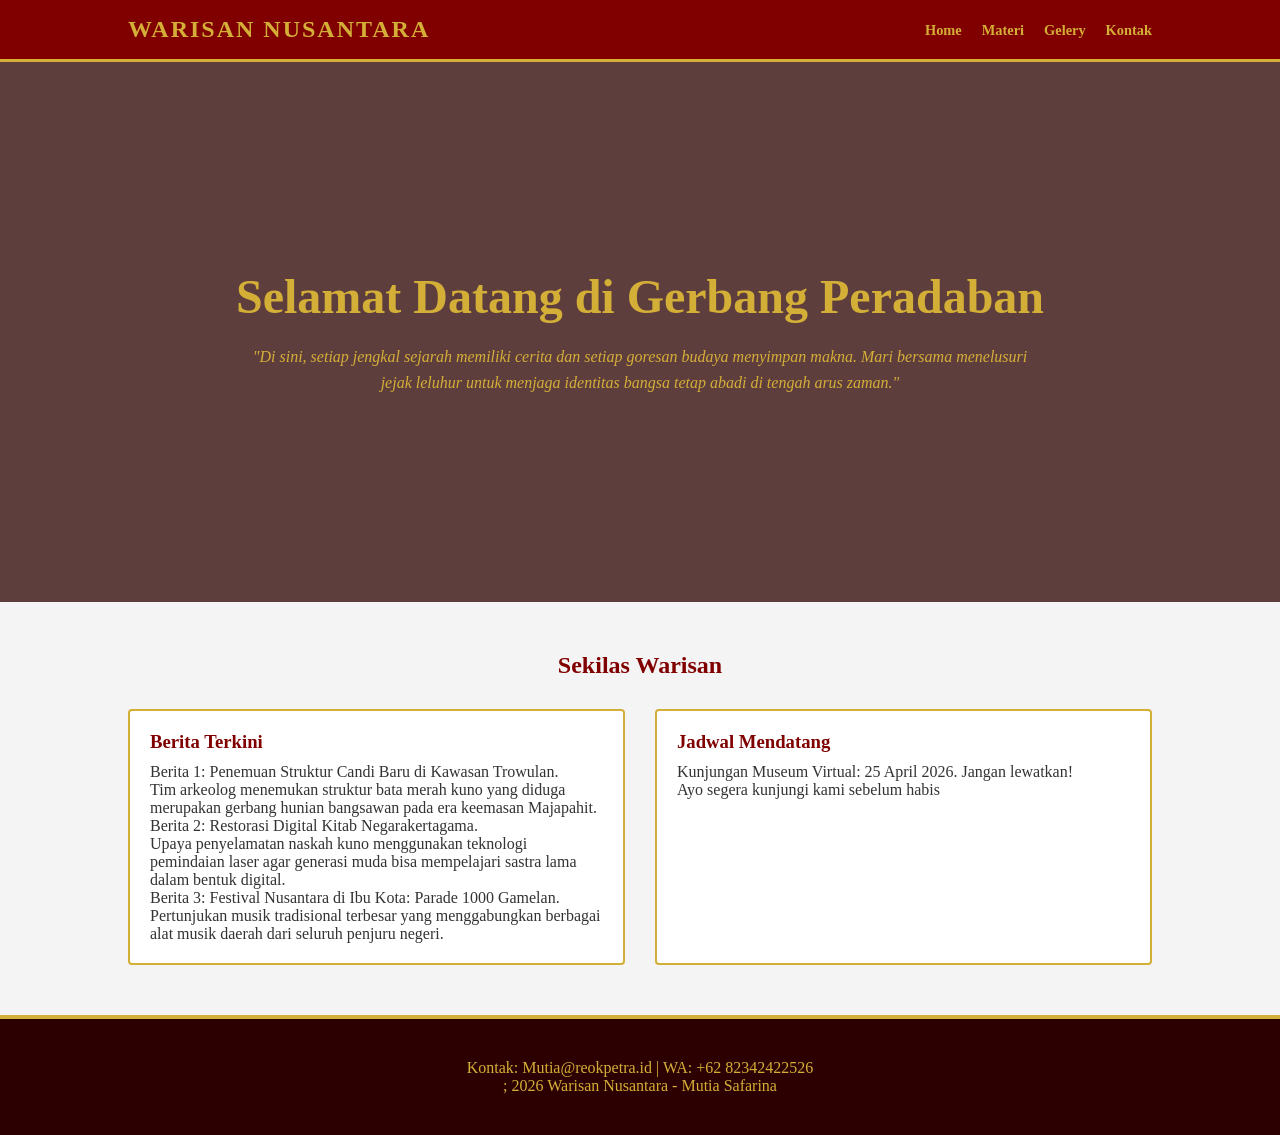
<file: index.html>
<!DOCTYPE html>
<html lang="id">

<head>
    <meta charset="UTF-8">
    <meta name="viewport" content="width=device-width, initial-scale=1.0">
    <title>Warisan Nusantara | Home</title>
    <link rel="stylesheet" href="style.css">
</head>

<body>
    <div class="grid-container">
        <nav>
            <div class="logo">Warisan <span>Nusantara</span></div>
            <ul class="nav-links">
                <li><a href="index.html">Home</a></li>
                <li><a href="daftar-materi.html">Materi</a></li>
                <li><a href="geleri.html">Gelery</a></li>
                <li><a href="kontak.html">Kontak</a></li>
            </ul>
        </nav>

        <header class="hero">
            <h1>Selamat Datang di Gerbang Peradaban</h1>
            <p>"Di sini, setiap jengkal sejarah memiliki cerita dan setiap goresan budaya menyimpan makna. Mari bersama
                menelusuri jejak leluhur untuk menjaga identitas bangsa tetap abadi di tengah arus zaman."</p>
        </header>

        <main>
            <h2 style="text-align:center; color:var(--maroon); margin-bottom:30px;">Sekilas Warisan</h2>
            <div class="materi-grid">
                <div class="card-block">
                    <div class="card-info">
                        <h3>Berita Terkini</h3>
                        <p>Berita 1: Penemuan Struktur Candi Baru di Kawasan Trowulan.<br>
                            Tim arkeolog menemukan struktur bata merah kuno yang diduga merupakan gerbang hunian
                            bangsawan pada era keemasan Majapahit.<br>
                            Berita 2: Restorasi Digital Kitab Negarakertagama.<br>
                            Upaya penyelamatan naskah kuno menggunakan teknologi pemindaian laser agar generasi muda
                            bisa mempelajari sastra lama dalam bentuk digital.<br>
                            Berita 3: Festival Nusantara di Ibu Kota: Parade 1000 Gamelan.<br>
                            Pertunjukan musik tradisional terbesar yang menggabungkan berbagai alat musik daerah dari
                            seluruh penjuru negeri.</p>
                    </div>
                </div>
                <div class="card-block">
                    <div class="card-info">
                        <h3>Jadwal Mendatang</h3>
                        <p>Kunjungan Museum Virtual: 25 April 2026. Jangan lewatkan!<br>
                            Ayo segera kunjungi kami sebelum habis</p>
                    </div>
                </div>
            </div>
        </main>

        <footer>
            <p>Kontak: Mutia@reokpetra.id | WA: +62 82342422526</p>
            <p>; 2026 Warisan Nusantara - Mutia Safarina</p>
        </footer>
    </div>
</body>

</html>
</file>
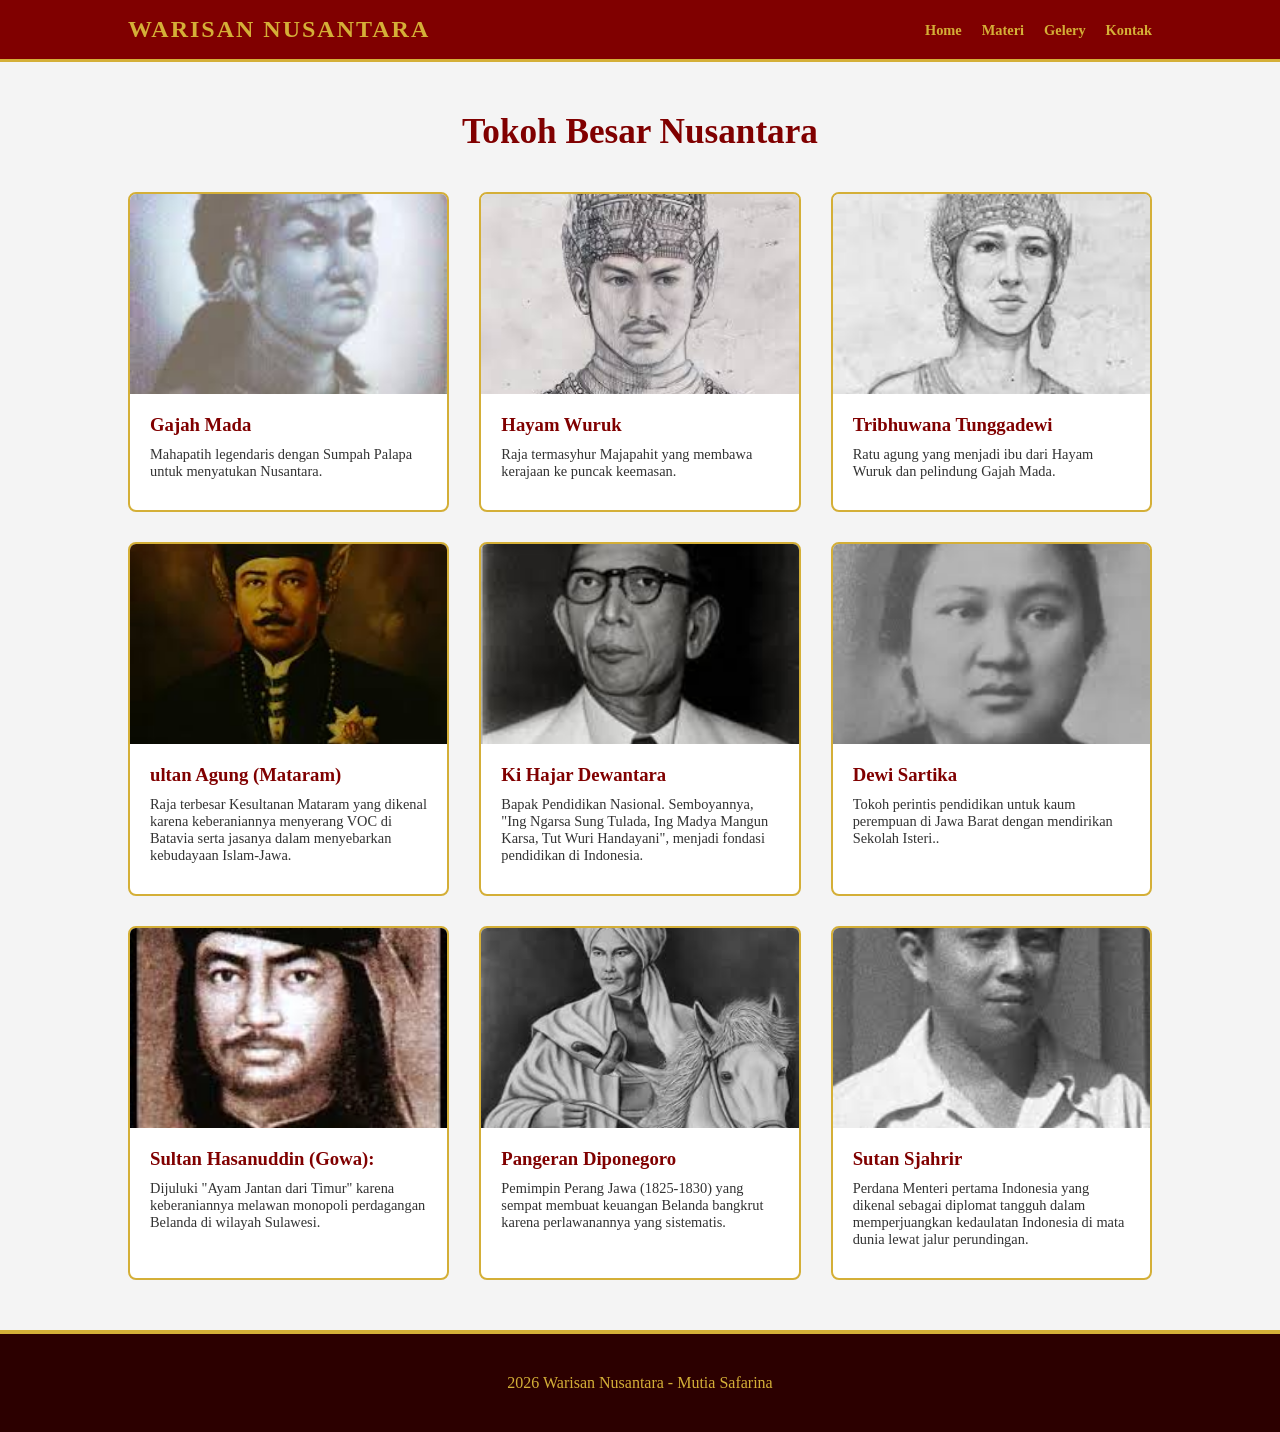
<file: daftar-materi.html>
<!DOCTYPE html>
<html lang="id">

<head>
    <meta charset="UTF-8">
    <meta name="viewport" content="width=device-width, initial-scale=1.0">
    <title>Daftar Tokoh | Warisan Nusantara</title>
    <link rel="stylesheet" href="style.css">
</head>

<body>
    <div class="grid-container">
        <nav>
            <div class="logo">WARISAN <span>NUSANTARA</span></div>
            <ul class="nav-links">
                <li><a href="index.html">Home</a></li>
                <li><a href="daftar-materi.html">Materi</a></li>
                <li><a href="geleri.html">Gelery</a></li>
                <li><a href="kontak.html">Kontak</a></li>
            </ul>
        </nav>

        <main style="padding: 50px 10%;">
            <h2 style="text-align: center; color: var(--maroon); margin-bottom: 40px; font-size: 2.2rem;">Tokoh Besar
                Nusantara</h2>

            <div class="materi-grid"
                style="display: grid; grid-template-columns: repeat(auto-fit, minmax(300px, 1fr)); gap: 30px;">

                <div class="card-block"
                    style="background: white; border: 2px solid var(--gold); border-radius: 8px; overflow: hidden; display: flex; flex-direction: column;">
                    <img src="gajah.jpg" alt="Gajah Mada" style="width: 100%; height: 200px; object-fit: cover;">
                    <div style="padding: 20px; flex-grow: 1;">
                        <h3 style="color: var(--maroon);">Gajah Mada</h3>
                        <p style="font-size: 0.9rem; margin: 10px 0;">Mahapatih legendaris dengan Sumpah Palapa untuk
                            menyatukan Nusantara.</p>
                        <a href="detail-materi.html"
                            style="color: var(--gold); font-weight: bold; text-decoration: none;"></a>
                    </div>
                </div>

                <div class="card-block"
                    style="background: white; border: 2px solid var(--gold); border-radius: 8px; overflow: hidden; display: flex; flex-direction: column;">
                    <img src="hawu.jpg" alt="Hayam Wuruk" style="width: 100%; height: 200px; object-fit: cover;">
                    <div style="padding: 20px; flex-grow: 1;">
                        <h3 style="color: var(--maroon);">Hayam Wuruk</h3>
                        <p style="font-size: 0.9rem; margin: 10px 0;">Raja termasyhur Majapahit yang membawa kerajaan ke
                            puncak keemasan.</p>
                        <a href="#" style="color: var(--gold); font-weight: bold; text-decoration: none;"></a>
                    </div>
                </div>

                <div class="card-block"
                    style="background: white; border: 2px solid var(--gold); border-radius: 8px; overflow: hidden; display: flex; flex-direction: column;">
                    <img src="tri.jpg" alt="Tribhuwana" style="width: 100%; height: 200px; object-fit: cover;">
                    <div style="padding: 20px; flex-grow: 1;">
                        <h3 style="color: var(--maroon);">Tribhuwana Tunggadewi</h3>
                        <p style="font-size: 0.9rem; margin: 10px 0;">Ratu agung yang menjadi ibu dari Hayam Wuruk dan
                            pelindung Gajah Mada.</p>
                        <a href="#" style="color: var(--gold); font-weight: bold; text-decoration: none;"></a>
                    </div>
                </div>
                <div class="card-block"
                    style="background: white; border: 2px solid var(--gold); border-radius: 8px; overflow: hidden; display: flex; flex-direction: column;">
                    <img src="download (8).jpg" alt="ultan Agung (Mataram)"
                        style="width: 100%; height: 200px; object-fit: cover;">
                    <div style="padding: 20px; flex-grow: 1;">
                        <h3 style="color: var(--maroon);">ultan Agung (Mataram)</h3>
                        <p style="font-size: 0.9rem; margin: 10px 0;">Raja terbesar Kesultanan Mataram yang dikenal
                            karena keberaniannya
                            menyerang VOC di Batavia serta jasanya dalam menyebarkan kebudayaan Islam-Jawa.</p>
                        <a href="#" style="color: var(--gold); font-weight: bold; text-decoration: none;"></a>
                    </div>
                </div>
                <div class="card-block"
                    style="background: white; border: 2px solid var(--gold); border-radius: 8px; overflow: hidden; display: flex; flex-direction: column;">
                    <img src="download (7).jpg" alt="Ki Hajar Dewantara"
                        style="width: 100%; height: 200px; object-fit: cover;">
                    <div style="padding: 20px; flex-grow: 1;">
                        <h3 style="color: var(--maroon);">Ki Hajar Dewantara</h3>
                        <p style="font-size: 0.9rem; margin: 10px 0;">Bapak Pendidikan Nasional. Semboyannya, "Ing
                            Ngarsa Sung Tulada, Ing Madya Mangun Karsa, Tut Wuri Handayani",
                            menjadi fondasi pendidikan di Indonesia.</p>
                        <a href="#" style="color: var(--gold); font-weight: bold; text-decoration: none;"></a>
                    </div>
                </div>
                <div class="card-block"
                    style="background: white; border: 2px solid var(--gold); border-radius: 8px; overflow: hidden; display: flex; flex-direction: column;">
                    <img src="download (10).jpg" alt="Dewi Sartika"
                        style="width: 100%; height: 200px; object-fit: cover;">
                    <div style="padding: 20px; flex-grow: 1;">
                        <h3 style="color: var(--maroon);">Dewi Sartika</h3>
                        <p style="font-size: 0.9rem; margin: 10px 0;">Tokoh perintis pendidikan untuk kaum perempuan di
                            Jawa Barat dengan mendirikan Sekolah Isteri..</p>
                        <a href="#" style="color: var(--gold); font-weight: bold; text-decoration: none;"></a>
                    </div>
                </div>
                <div class="card-block"
                    style="background: white; border: 2px solid var(--gold); border-radius: 8px; overflow: hidden; display: flex; flex-direction: column;">
                    <img src="download (9).jpg" alt="Sultan Hasanuddin (Gowa):"
                        style="width: 100%; height: 200px; object-fit: cover;">
                    <div style="padding: 20px; flex-grow: 1;">
                        <h3 style="color: var(--maroon);">Sultan Hasanuddin (Gowa):</h3>
                        <p style="font-size: 0.9rem; margin: 10px 0;">Dijuluki "Ayam Jantan dari Timur" karena
                            keberaniannya melawan monopoli perdagangan Belanda di wilayah Sulawesi.</p>
                        <a href="#" style="color: var(--gold); font-weight: bold; text-decoration: none;"></a>
                    </div>
                </div>
                <div class="card-block"
                    style="background: white; border: 2px solid var(--gold); border-radius: 8px; overflow: hidden; display: flex; flex-direction: column;">
                    <img src="download (11).jpg" alt="Pangeran Diponegoro"
                        style="width: 100%; height: 200px; object-fit: cover;">
                    <div style="padding: 20px; flex-grow: 1;">
                        <h3 style="color: var(--maroon);">Pangeran Diponegoro</h3>
                        <p style="font-size: 0.9rem; margin: 10px 0;">Pemimpin Perang Jawa (1825-1830) yang sempat
                            membuat keuangan Belanda bangkrut karena perlawanannya yang sistematis.</p>
                        <a href="#" style="color: var(--gold); font-weight: bold; text-decoration: none;"></a>
                    </div>
                </div>
                <div class="card-block"
                    style="background: white; border: 2px solid var(--gold); border-radius: 8px; overflow: hidden; display: flex; flex-direction: column;">
                    <img src="download (13).jpg" alt="Sutan Sjahrir"
                        style="width: 100%; height: 200px; object-fit: cover;">
                    <div style="padding: 20px; flex-grow: 1;">
                        <h3 style="color: var(--maroon);">Sutan Sjahrir</h3>
                        <p style="font-size: 0.9rem; margin: 10px 0;">Perdana Menteri pertama Indonesia yang dikenal
                            sebagai diplomat tangguh
                            dalam memperjuangkan kedaulatan Indonesia di mata dunia lewat jalur perundingan.</p>
                        <a href="#" style="color: var(--gold); font-weight: bold; text-decoration: none;"></a>
                    </div>
                </div>
            </div>
        </main>

        <footer>
            <p>2026 Warisan Nusantara - Mutia Safarina</p>
        </footer>
    </div>
</body>

</html>
</file>
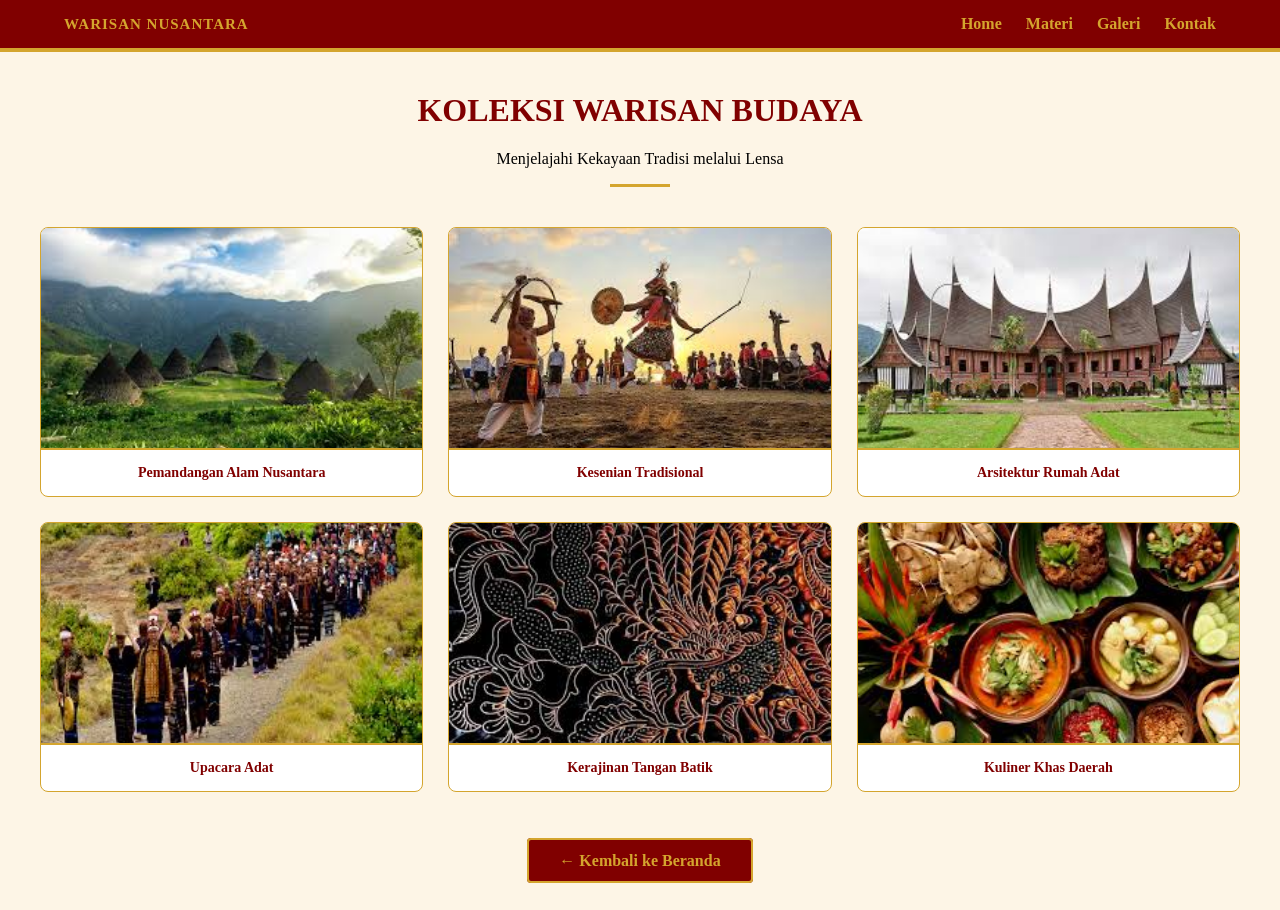
<file: geleri.html>
<!DOCTYPE html>
<html lang="id">

<head>
    <meta charset="UTF-8">
    <meta name="viewport" content="width=device-width, initial-scale=1.0">
    <title>Galeri Lengkap | Warisan Nusantara</title>
    <link rel="stylesheet" href="style-galeri.css">
</head>

<body>

    <nav class="navbar">
        <div class="logo">WARISAN NUSANTARA</div>
        <div class="menu">
            <a href="index.html">Home</a>
            <a href="daftar-materi.html">Materi</a>
            <a href="galeri.html" class="active">Galeri</a>
            <a href="kontak.html">Kontak</a>
        </div>
    </nav>

    <div class="container">
        <header>
            <h1>Koleksi Warisan Budaya</h1>
            <p>Menjelajahi Kekayaan Tradisi melalui Lensa</p>
            <div class="line-gold"></div>
        </header>

        <main class="gallery-grid">
            <div class="gallery-item">
                <img src="penandangan.jpg" alt="Warisan 1">
                <div class="caption">Pemandangan Alam Nusantara</div>
            </div>

            <div class="gallery-item">
                <img src="kesenian.jpg" alt="Warisan 2">
                <div class="caption">Kesenian Tradisional</div>
            </div>

            <div class="gallery-item">
                <img src="rmh adat.jpg" alt="Warisan 3">
                <div class="caption">Arsitektur Rumah Adat</div>
            </div>

            <div class="gallery-item">
                <img src="gawi.jpg" alt="Warisan 4">
                <div class="caption">Upacara Adat</div>
            </div>

            <div class="gallery-item">
                <img src="btk.jpg" alt="Warisan 5">
                <div class="caption">Kerajinan Tangan Batik</div>
            </div>

            <div class="gallery-item">
                <img src="mkn.jpg" alt="Warisan 6">
                <div class="caption">Kuliner Khas Daerah</div>
            </div>
        </main>

        <div class="footer-action">
            <a href="index.html" class="btn-back">← Kembali ke Beranda</a>
        </div>
    </div>

</body>

</html>
</file>
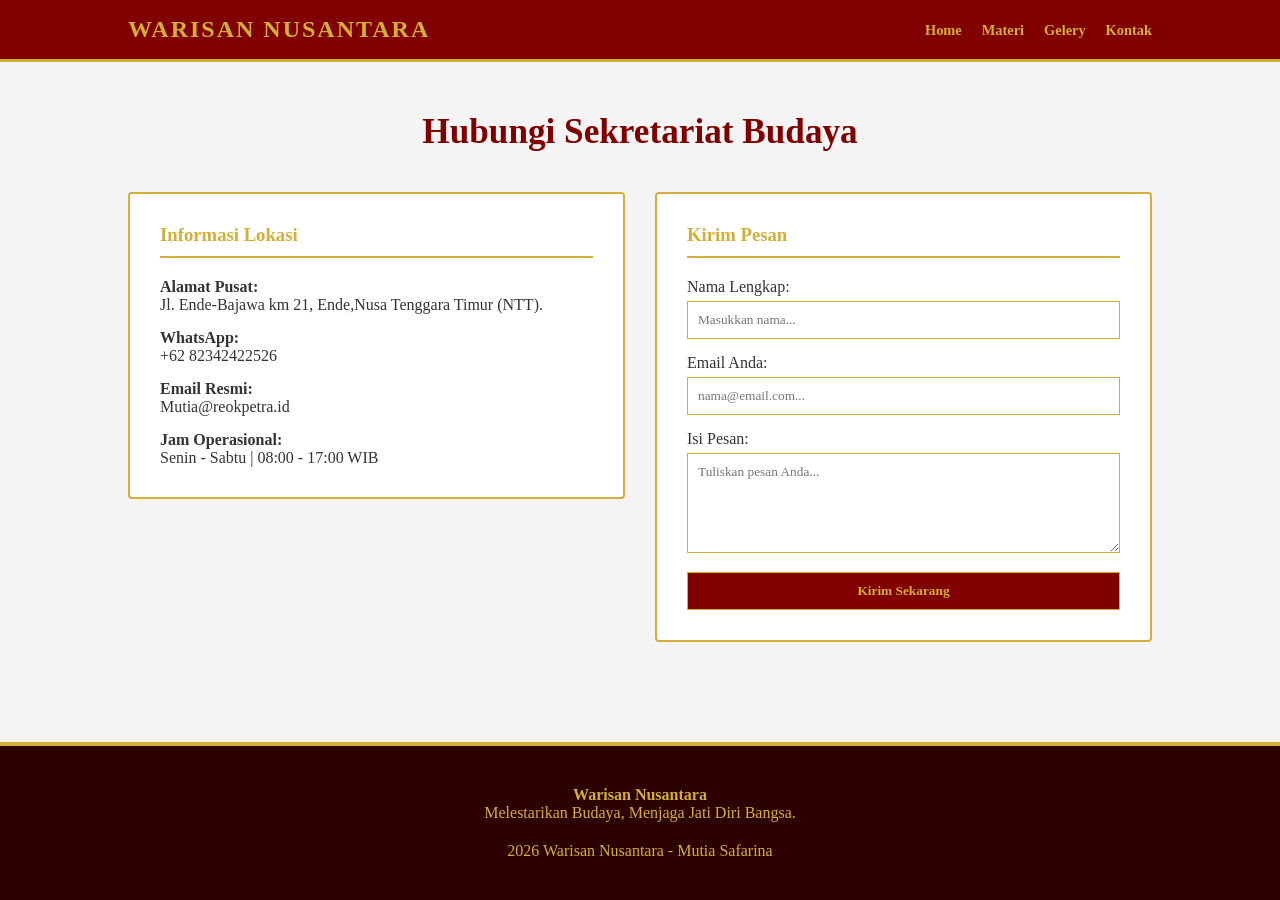
<file: kontak.html>
<!DOCTYPE html>
<html lang="id">

<head>
    <meta charset="UTF-8">
    <meta name="viewport" content="width=device-width, initial-scale=1.0">
    <title>Kontak Kami | Warisan Nusantara</title>
    <link rel="stylesheet" href="style.css">
</head>

<body>
    <div class="grid-container">
        <nav>
            <div class="logo">Warisan <span>Nusantara</span></div>
            <ul class="nav-links">
                <li><a href="index.html">Home</a></li>
                <li><a href="daftar-materi.html">Materi</a></li>
                <li><a href="geleri.html">Gelery</a></li>
                <li><a href="kontak.html">Kontak</a></li>
            </ul>
        </nav>

        <main>
            <h2 style="text-align:center; color:var(--maroon); margin-bottom:40px; font-size: 2.2rem;">Hubungi
                Sekretariat Budaya</h2>

            <div class="materi-grid" style="align-items: start;">

                <div class="card-block" style="padding: 30px; background: white;">
                    <h3
                        style="color: var(--gold); margin-bottom: 20px; border-bottom: 2px solid var(--gold); padding-bottom: 10px;">
                        Informasi Lokasi</h3>
                    <p style="margin-bottom: 15px;"><strong>Alamat Pusat:</strong><br> Jl. Ende-Bajawa km 21, Ende,Nusa
                        Tenggara Timur (NTT).</p>
                    <p style="margin-bottom: 15px;"><strong>WhatsApp:</strong><br> +62 82342422526</p>
                    <p style="margin-bottom: 15px;"><strong>Email Resmi:</strong><br> Mutia@reokpetra.id</p>
                    <p><strong>Jam Operasional:</strong><br> Senin - Sabtu | 08:00 - 17:00 WIB</p>
                </div>

                <div class="card-block" style="padding: 30px; background: white;">
                    <h3
                        style="color: var(--gold); margin-bottom: 20px; border-bottom: 2px solid var(--gold); padding-bottom: 10px;">
                        Kirim Pesan</h3>
                    <form>
                        <div style="margin-bottom: 15px;">
                            <label style="display:block; margin-bottom: 5px;">Nama Lengkap:</label>
                            <input type="text" placeholder="Masukkan nama..."
                                style="width: 100%; padding: 10px; border: 1px solid var(--gold);">
                        </div>
                        <div style="margin-bottom: 15px;">
                            <label style="display:block; margin-bottom: 5px;">Email Anda:</label>
                            <input type="email" placeholder="nama@email.com..."
                                style="width: 100%; padding: 10px; border: 1px solid var(--gold);">
                        </div>
                        <div style="margin-bottom: 15px;">
                            <label style="display:block; margin-bottom: 5px;">Isi Pesan:</label>
                            <textarea placeholder="Tuliskan pesan Anda..."
                                style="width: 100%; padding: 10px; height: 100px; border: 1px solid var(--gold);"></textarea>
                        </div>
                        <button type="button"
                            style="background:var(--maroon); color:var(--gold); border:1px solid var(--gold); padding:10px 25px; cursor:pointer; font-weight:bold; width: 100%;">Kirim
                            Sekarang</button>
                    </form>
                </div>

            </div>
        </main>

        <footer>
            <div style="margin-bottom: 20px;">
                <p><strong>Warisan Nusantara</strong></p>
                <p>Melestarikan Budaya, Menjaga Jati Diri Bangsa.</p>
            </div>
            <p> 2026 Warisan Nusantara - Mutia Safarina</p>
        </footer>
    </div>
</body>

</html>
</file>
<file: style.css>
/* Konfigurasi Warna & Font */
:root {
    --maroon: #800000;
    --gold: #d4af37;
    --cream: #fffdd0;
    --white: #ffffff;
    --dark: #2c0000;
}

* {
    margin: 0;
    padding: 0;
    box-sizing: border-box;
    font-family: 'Georgia', serif;
}

body {
    background-color: var(--cream);
    color: var(--dark);
}

/* --- GRID LAYOUT UTAMA --- */
.grid-container {
    display: grid;
    grid-template-areas:
        "nav"
        "hero"
        "main"
        "footer";
    grid-template-rows: auto auto 1fr auto;
    min-height: 100vh;
}

/* --- NAVBAR (FLEXBOX) --- */
nav {
    grid-area: nav;
    background-color: var(--maroon);
    border-bottom: 3px solid var(--gold);
    display: flex;
    justify-content: space-between;
    align-items: center;
    padding: 1rem 10%;
    position: sticky;
    top: 0;
    z-index: 1000;
}

.logo {
    color: var(--gold);
    font-size: 1.5rem;
    font-weight: bold;
    text-transform: uppercase;
    letter-spacing: 2px;
}

.nav-links {
    display: flex;
    list-style: none;
    gap: 20px;
}

.nav-links a {
    color: var(--gold);
    text-decoration: none;
    font-size: 0.9rem;
    font-weight: bold;
}

.nav-links a:hover {
    color: var(--white);
}

/* --- HERO SECTION --- */
.hero {
    grid-area: hero;
    background: linear-gradient(rgba(44, 0, 0, 0.75), rgba(44, 0, 0, 0.75)),
        url('http://googleusercontent.com/image_collection/image_retrieval/918860793248291900_0');
    background-size: cover;
    background-position: center;
    height: 60vh;
    display: flex;
    flex-direction: column;
    justify-content: center;
    align-items: center;
    text-align: center;
    color: var(--gold);
    padding: 0 10%;
}

.hero h1 {
    font-size: 3rem;
    margin-bottom: 20px;
}

.hero p {
    font-style: italic;
    max-width: 800px;
    line-height: 1.6;
}

/* --- MAIN CONTENT (GRID PROPERTY) --- */
main {
    grid-area: main;
    padding: 50px 10%;
}

.materi-grid {
    display: grid;
    grid-template-columns: repeat(auto-fit, minmax(300px, 1fr));
    gap: 30px;
}

/* BLOCK CARD */
.card-block {
    background: var(--white);
    border: 2px solid var(--gold);
    border-radius: 4px;
    overflow: hidden;
}

.card-block img {
    width: 100%;
    height: 200px;
    object-fit: cover;
}

.card-info {
    padding: 20px;
}

.card-info h3 {
    color: var(--maroon);
    margin-bottom: 10px;
}

/* DETAIL PAGE FLEXBOX */
.detail-container {
    display: flex;
    flex-wrap: wrap;
    gap: 40px;
    background: var(--white);
    padding: 30px;
    border: 1px solid var(--gold);
}

.detail-img {
    flex: 1;
    min-width: 300px;
}

.detail-img img {
    width: 100%;
    border: 3px solid var(--gold);
}

.detail-text {
    flex: 1.5;
    min-width: 300px;
}

/* --- FOOTER --- */
footer {
    grid-area: footer;
    background: var(--dark);
    color: var(--gold);
    padding: 40px 10%;
    text-align: center;
    border-top: 4px solid var(--gold);
}

/* --- MEDIA QUERY (RESPONSIVE) --- */
@media (max-width: 768px) {
    .nav-links {
        display: none;
    }

    /* Sederhana untuk mobile */
    .hero h1 {
        font-size: 2rem;
    }

    .hero {
        height: 50vh;
    }
}

:root {
    --primary-color: #3498db;
    /* Sesuaikan dengan warna tema kemarin */
    --accent-color: rgba(52, 152, 219, 0.8);
    --border-radius: 8px;
}

.gallery-container {
    padding: 40px 5%;
}

.gallery-grid {
    display: grid;
    grid-template-columns: repeat(auto-fit, minmax(250px, 1fr));
    gap: 20px;
}

.gallery-item {
    position: relative;
    overflow: hidden;
    border-radius: var(--border-radius);
    box-shadow: 0 4px 15px rgba(0, 0, 0, 0.1);
    cursor: pointer;
    height: 250px;
    /* Atur tinggi tetap agar rapi */
}

.gallery-item img {
    width: 100%;
    height: 100%;
    object-fit: cover;
    /* Gambar tidak penyet, tapi terpotong proporsional */
    transition: transform 0.5s ease;
}

/* Efek Hover */
.gallery-item:hover img {
    transform: scale(1.1);
}

.overlay {
    position: absolute;
    top: 0;
    left: 0;
    width: 100%;
    height: 100%;
    background: var(--accent-color);
    display: flex;
    justify-content: center;
    align-items: center;
    opacity: 0;
    transition: opacity 0.3s ease;
    color: white;
    font-weight: bold;
}

.gallery-item:hover .overlay {
    opacity: 1;
}

/* Variabel Warna - Sesuaikan dengan tema Anda */
:root {
    --bg-color: #f4f4f4;
    --text-color: #333;
    --accent-color: #3498db;
    /* Biru tema kemarin */
    --card-bg: #ffffff;
}

body {
    font-family: 'Segoe UI', Tahoma, Geneva, Verdana, sans-serif;
    background-color: var(--bg-color);
    margin: 0;
    color: var(--text-color);
}

.gallery-header {
    text-align: center;
    padding: 50px 20px;
}

.gallery-container {
    max-width: 1200px;
    margin: 0 auto;
    padding: 20px;
}

.gallery-grid {
    display: grid;
    grid-template-columns: repeat(auto-fill, minmax(280px, 1fr));
    gap: 20px;
}

.gallery-item {
    position: relative;
    height: 250px;
    border-radius: 12px;
    overflow: hidden;
    cursor: pointer;
    box-shadow: 0 4px 10px rgba(0, 0, 0, 0.1);
}

.gallery-item img {
    width: 100%;
    height: 100%;
    object-fit: cover;
    transition: transform 0.4s ease;
}

.gallery-item:hover img {
    transform: scale(1.1);
}

.overlay {
    position: absolute;
    inset: 0;
    background: rgba(52, 152, 219, 0.7);
    /* Warna accent transparan */
    display: flex;
    justify-content: center;
    align-items: center;
    opacity: 0;
    transition: opacity 0.3s ease;
    color: white;
    font-weight: 600;
}

.gallery-item:hover .overlay {
    opacity: 1;
}

/* Modal Style */
.modal {
    display: none;
    position: fixed;
    z-index: 1000;
    inset: 0;
    background-color: rgba(0, 0, 0, 0.9);
    padding: 50px;
    text-align: center;
}

.modal-content {
    max-width: 90%;
    max-height: 90%;
    border-radius: 8px;
    animation: zoom 0.3s ease;
}

@keyframes zoom {
    from {
        transform: scale(0.7)
    }

    to {
        transform: scale(1)
    }
}

.close {
    position: absolute;
    top: 20px;
    right: 35px;
    color: white;
    font-size: 40px;
    cursor: pointer;
}
</file>
<file: style-galeri.css>
:root {
    --maroon: #800000;
    --gold: #d4a52e;
    --cream: #fdf5e6;
    --white: #ffffff;
}

body {
    font-family: 'Georgia', serif;
    background-color: var(--cream);
    margin: 0;
    padding: 0;
}

/* Navbar */
.navbar {
    background-color: var(--maroon);
    padding: 15px 5%;
    display: flex;
    justify-content: space-between;
    align-items: center;
    border-bottom: 4px solid var(--gold);
}

.logo {
    color: var(--gold);
    font-weight: bold;
    font-size: 15px;
    letter-spacing: 1px;
}

.menu a {
    color: var(--gold);
    text-decoration: none;
    margin-left: 20px;
    font-weight: bold;
}

/* Gallery Layout */
.container {
    max-width: 1200px;
    margin: 40px auto;
    padding: 0 20px;
}

header {
    text-align: center;
    margin-bottom: 40px;
}

header h1 {
    color: var(--maroon);
    text-transform: uppercase;
}

.line-gold {
    width: 60px;
    height: 3px;
    background-color: var(--gold);
    margin: 10px auto;
}

/* Grid System */
.gallery-grid {
    display: grid;
    /* Membuat grid responsif otomatis */
    grid-template-columns: repeat(auto-fit, minmax(300px, 1fr));
    gap: 25px;
}

.gallery-item {
    background: var(--white);
    border: 1px solid var(--gold);
    border-radius: 8px;
    overflow: hidden;
    transition: transform 0.3s ease, box-shadow 0.3s ease;
}

.gallery-item:hover {
    transform: translateY(-8px);
    box-shadow: 0 10px 20px rgba(128, 0, 0, 0.15);
}

.gallery-item img {
    width: 100%;
    height: 220px;
    object-fit: cover;
    display: block;
    border-bottom: 2px solid var(--gold);
}

.caption {
    padding: 15px;
    text-align: center;
    color: var(--maroon);
    font-weight: bold;
    font-size: 14px;
}

/* Footer Button */
.footer-action {
    text-align: center;
    margin-top: 60px;
    margin-bottom: 40px;
}

.btn-back {
    padding: 12px 30px;
    background-color: var(--maroon);
    color: var(--gold);
    text-decoration: none;
    border: 2px solid var(--gold);
    font-weight: bold;
    border-radius: 4px;
    transition: 0.3s;
}

.btn-back:hover {
    background-color: var(--gold);
    color: var(--maroon);
}
</file>
